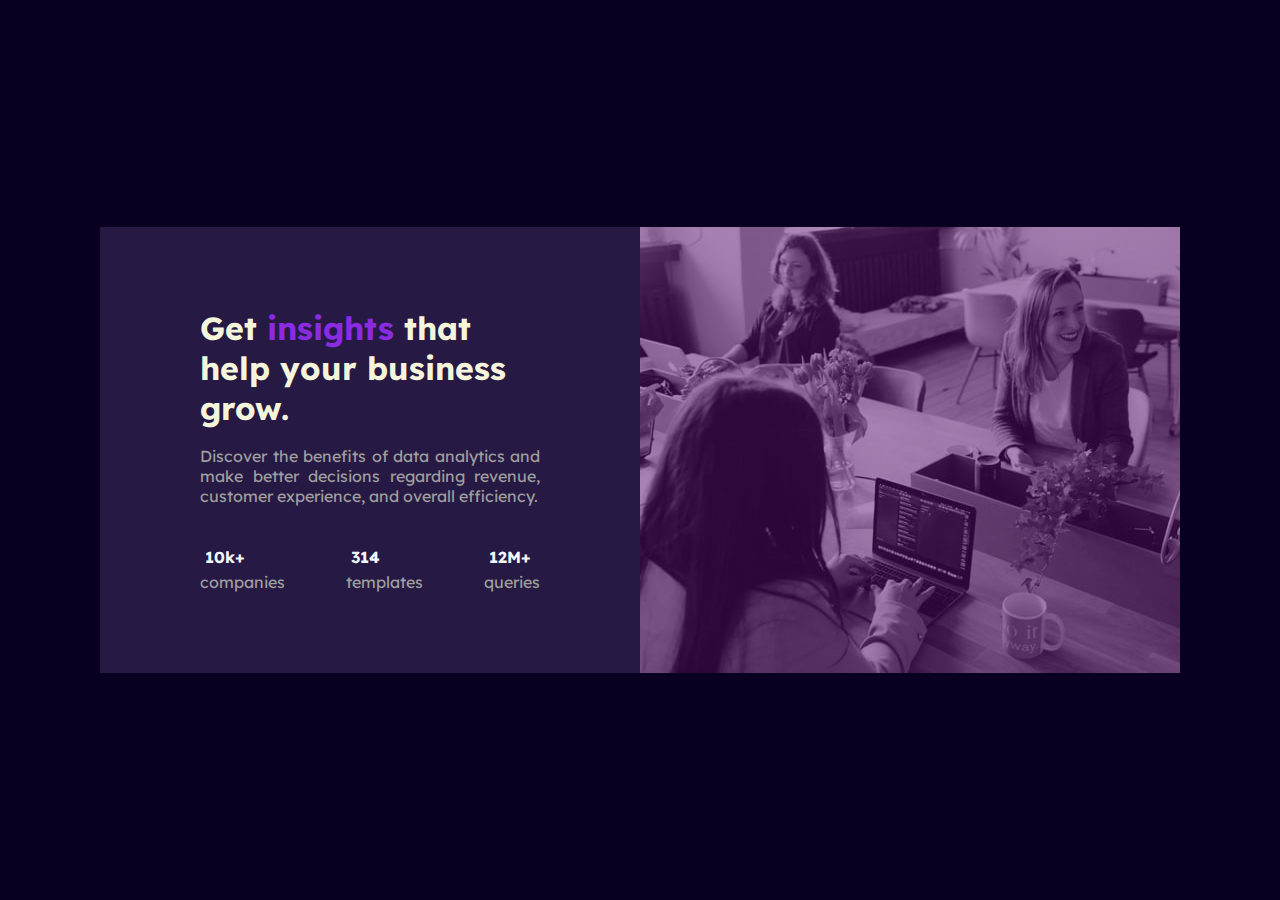
<file: defi2/stats-preview-card-component-main/index.html>
<!DOCTYPE html>
<html lang="en">

<head>
  <meta charset="UTF-8">
  <meta name="viewport" content="width=device-width, initial-scale=1.0">
  <!-- displays site properly based on user's device -->

  <link rel="icon" type="image/png" sizes="32x32" href="./images/favicon-32x32.png">
  <link rel="stylesheet" href="styles.css">
  <link rel="preconnect" href="https://fonts.googleapis.com">
  <link rel="preconnect" href="https://fonts.gstatic.com" crossorigin>
  <link href="https://fonts.googleapis.com/css2?family=Lexend+Deca:wght@300&family=Overpass:wght@100&display=swap"
    rel="stylesheet">
    <link rel="preconnect" href="https://fonts.googleapis.com">
<link rel="preconnect" href="https://fonts.gstatic.com" crossorigin>
<link href="https://fonts.googleapis.com/css2?family=Lexend+Deca:wght@300&family=Overpass:wght@100&display=swap" rel="stylesheet">
  
  
  
  



  <title>Frontend Mentor | Stats preview card component</title>

  <!-- Feel free to remove these styles or customise in your own stylesheet 👍 -->
  <style>
    .attribution {
      font-size: 11px;
      text-align: center;
    }

    .attribution a {
      color: hsl(228, 45%, 44%);
    }
  </style>
</head>

<body>
  <!-- <div class="main"> -->
  <div class="container">
    <div class="text">
      <h1> Get <span>insights</span> that help your business grow.</h1>
      <br>
      <p>
        Discover the benefits of data analytics and make better decisions regarding revenue, customer
        experience, and overall efficiency.
      </p>
      <br>
      <br>
      <div class="number">
        <div class="box"><strong>  10k+</strong> <span> companies</span> </div>
        <div class="box"><strong> 314 </strong><span> templates</span> </div>
        <div class="box"><strong> 12M+</strong><span> queries </span> </div>
      </div></span>
    </div>
    <div class="photo">
      <img src="images/image-header-desktop.jpg" alt="">
    </div>
  </div>
  <!-- <footer> -->
  <!-- <div class="attribution"> -->
  <!-- Challenge by <a href="https://www.frontendmentor.io?ref=challenge" target="_blank">Frontend Mentor</a>.  -->
  <!-- Coded by <a href="#">facundo varas</a>. -->
  <!-- </div> -->
  <!-- </footer> -->
  <!-- </div> -->
</body>

</html>
</file>
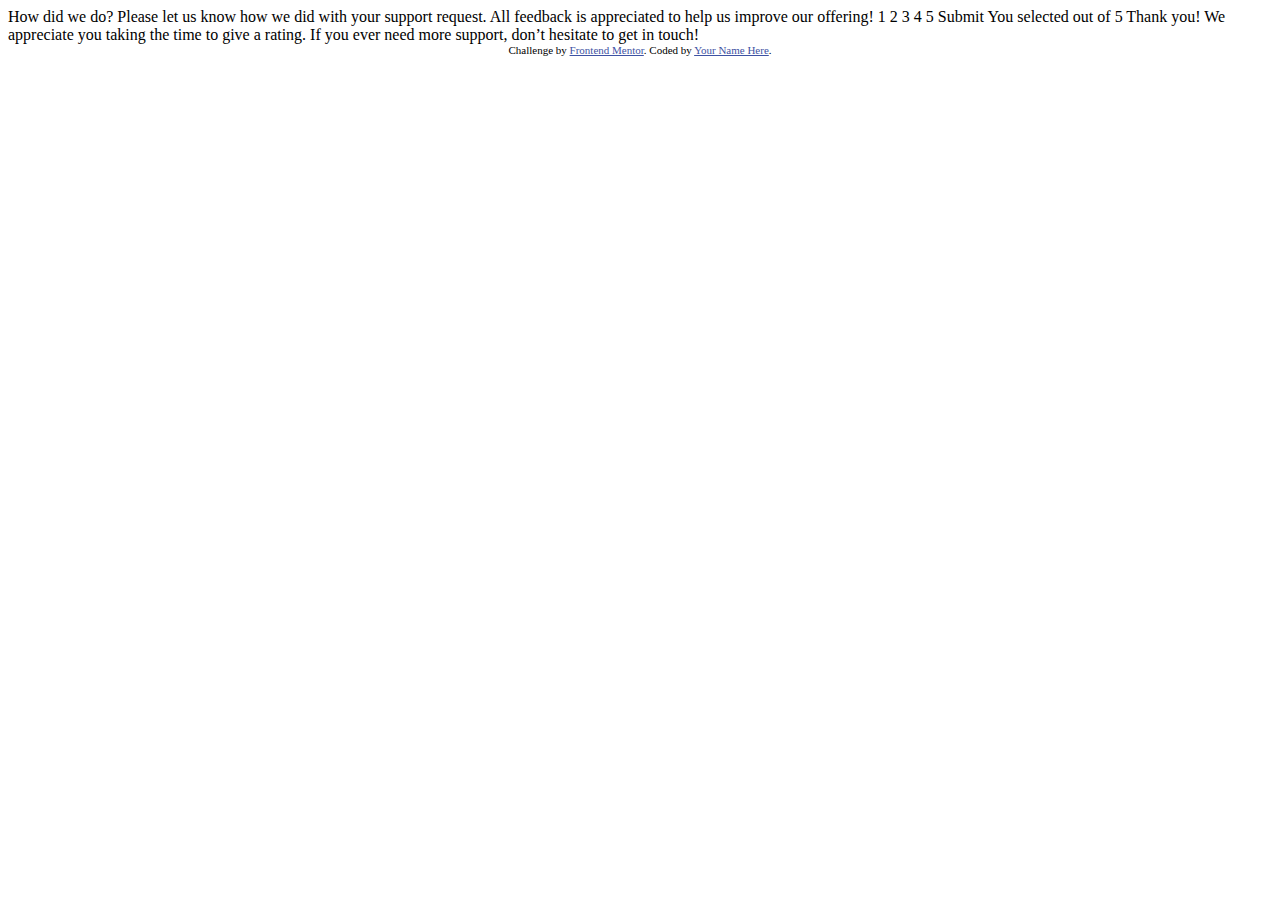
<file: defi1/interactive-rating-component-main/2.html>
<!DOCTYPE html>
<html lang="en">
<head>
  <meta charset="UTF-8">
  <meta name="viewport" content="width=device-width, initial-scale=1.0"> <!-- displays site properly based on user's device -->

  <link rel="icon" type="image/png" sizes="32x32" href="./images/favicon-32x32.png">
  
  <title>Frontend Mentor | Interactive rating component</title>

  <!-- Feel free to remove these styles or customise in your own stylesheet 👍 -->
  <style>
    .attribution { font-size: 11px; text-align: center; }
    .attribution a { color: hsl(228, 45%, 44%); }
  </style>
</head>
<body>

  <!-- Rating state start -->

  How did we do?

  Please let us know how we did with your support request. All feedback is appreciated 
  to help us improve our offering!

  1 2 3 4 5

  Submit

  <!-- Rating state end -->

  <!-- Thank you state start -->

  You selected <!-- Add rating here --> out of 5

  Thank you!

  We appreciate you taking the time to give a rating. If you ever need more support, 
  don’t hesitate to get in touch!

  <!-- Thank you state end -->

  
  <div class="attribution">
    Challenge by <a href="https://www.frontendmentor.io?ref=challenge" target="_blank">Frontend Mentor</a>. 
    Coded by <a href="#">Your Name Here</a>.
  </div>
</body>
</html>
</file>
<file: defi2/stats-preview-card-component-main/styles.css>
* {
    box-sizing: border-box;
    padding: 0;
    margin: 0;
}

body {
    background-color: rgb(9, 0, 33);
    color: beige;
    display: flex;
    justify-content: center;
    align-items: center;
    flex-direction: column;
    height: 100vh;
}

h1 {
    font-weight: 700;
    font-family: 'Lexend Deca', sans-serif;
    /* font-family: 'Overpass', sans-serif; */
}

.container {
    display: flex;
    background-color: rgb(97, 84, 109);
    padding: 0;
    /* width: 80%; */
    width: 1080px;
    height: 446px;
    justify-content: flex-end;
}

.text,
.photo {
    width: 50%;
}

.text {
    display: flex;
    align-items: center;
    justify-content: center;
    flex-direction: column;
    padding: 100px;
    background-color: rgb(38, 25, 67);

}

.photo {
    background-color: rgb(89, 11, 113);
}

.number {
    display: flex;
    justify-content: space-between;
    /* border: solid 1px yellow; */
    width: 100%;


}

.box {
    display: flex;
    flex-direction: column;
    /* border: solid black 1px; */
    /* text-align: center; */
    font-family: 'Lexend Deca', sans-serif;
    color: rgb(159, 159, 159);
    
    
    
}
strong{
    color: aliceblue;
    font-weight: 700;
    padding: 5px;
}

img {
    opacity: 0.5;
}

p {
    text-align: justify;
    /* font-family: Lexend Deca ; */
    /* font-weight: 400; */
    font-family: 'Lexend Deca', sans-serif;
    color: rgb(159, 159, 159);


}

.text h1 span {
    color: blueviolet;
}
</file>
